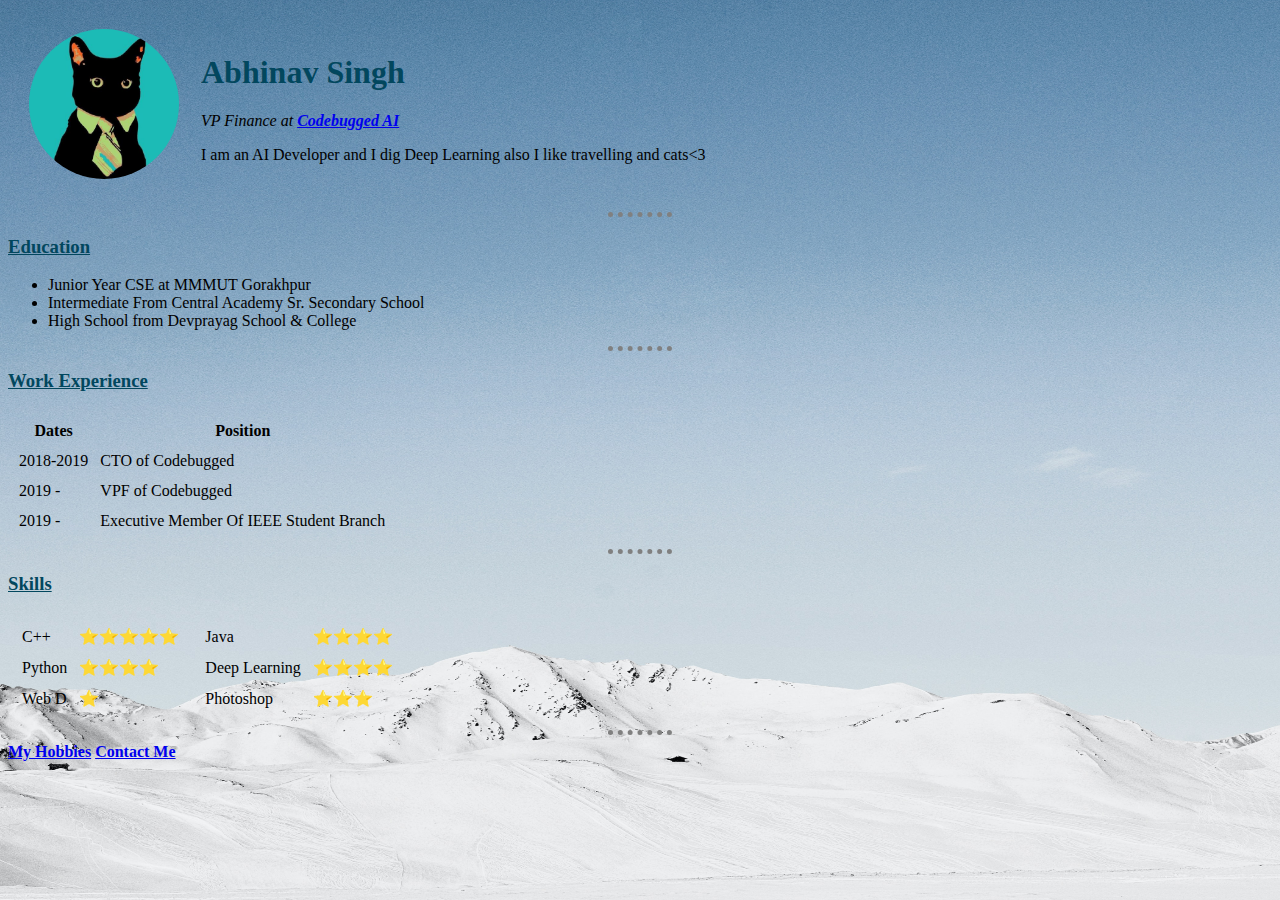
<file: index.html>
<!DOCTYPE html>
<html lang="en" dir="ltr">
<head>
  <meta charset="utf-8">
  <title>Abhinav's Personal Site</title>
  <link rel="stylesheet" href="styles.css">
</head>

<body>
  <table cellspacing="20">
    <tr>
      <td><img src="aks.jfif" alt="Avatar" width="150" height="150"></td>
      <td>
        <h1>Abhinav Singh</h1>
        <p><em>VP Finance at <strong><a href="https://codebugged.com/" target="_blank">Codebugged AI</a></strong></em></p>
        <p>I am an AI Developer and I dig Deep Learning also I like travelling and cats<3 </p>
      </td>
    </tr1>
  </table>
  <hr>
  <h3>Education</h3>
  <ul>
    <li>Junior Year CSE at MMMUT Gorakhpur</li>
    <li>Intermediate From Central Academy Sr. Secondary School</li>
    <li>High School from Devprayag School & College</li>
  </ul>
  <hr>
  <h3>Work Experience</h3>
  <table cellspacing="10">
    <thead>
      <tr>
        <th>Dates</th>
        <th>Position</th>
      </tr>

    </thead>
    <tbody>
      <tr>
        <td>2018-2019</td>
        <td>CTO of Codebugged</td>
      </tr>
      <tr>
        <td>2019 -</td>
        <td>VPF of Codebugged</td>
      </tr>
      <tr>
        <td>2019 -</td>
        <td>Executive Member Of IEEE Student Branch</td>
      </tr>
    </tbody>
  </table>
  <hr>
  <h3>Skills</h3>
  <table>
    <!-- Table in table -->
    <tr>
      <td>
        <table cellspacing="10">
          <tr>
            <td>C++ </td>
            <td>⭐⭐⭐⭐⭐</td>
          </tr>
          <tr>
            <td>Python </td>
            <td>⭐⭐⭐⭐</td>
          </tr>
          <tr>
            <td>Web D</td>
            <td>⭐</td>
          </tr>

        </table>
      </td>
      <td>
        <table cellspacing="10">
          <tr>
            <td>Java </td>
            <td>⭐⭐⭐⭐</td>
          </tr>
          <tr>
            <td>Deep Learning </td>
            <td>⭐⭐⭐⭐</td>
          </tr>
          <tr>
            <td>Photoshop</td>
            <td>⭐⭐⭐</td>
          </tr>
        </table>
      </td>
    </tr>
  </table>


  <hr>
  <a href="hobbies.html" target="_blank"><strong>My Hobbies</strong></a>
  <a href="contact.html" target="_blank"><strong>Contact Me</strong></a>


</body>

</html>
</file>
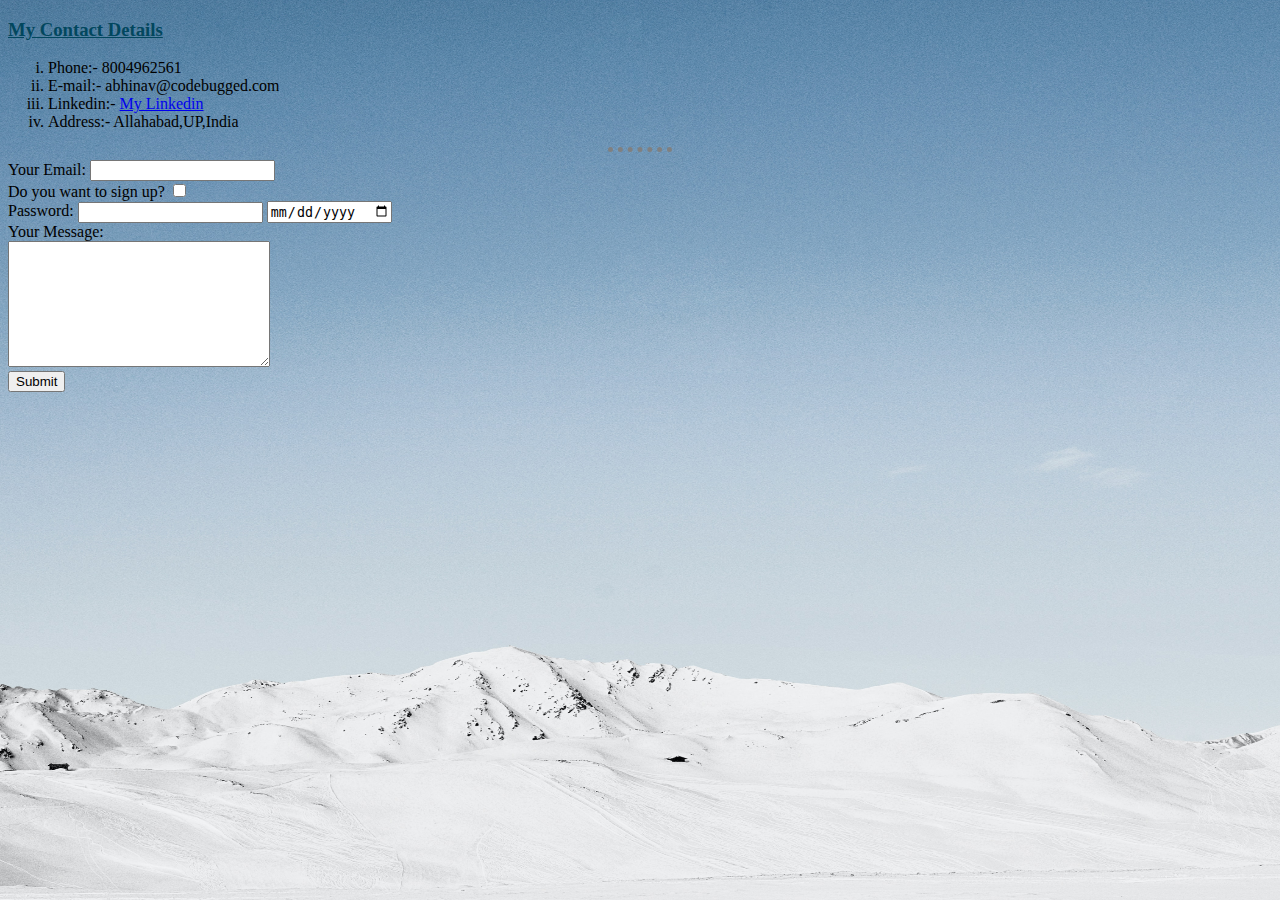
<file: contact.html>
<!DOCTYPE html>
<html lang="en" dir="ltr">

<head>
  <meta charset="utf-8">
  <title>Contact Me</title>
  <link rel="stylesheet" href="styles.css">
</head>

<body>
  <h3>My Contact Details</h3>
  <ol type="i">
    <li>Phone:- 8004962561</li>
    <li>E-mail:- abhinav@codebugged.com</li>
    <li>Linkedin:- <a href="https://www.linkedin.com/in/abhinavkrsingh774/" target="_blank">My Linkedin</a></li>
    <li>Address:- Allahabad,UP,India</li>
  </ol>
  <hr>
  <form  action="mailto:aks.singh774@gmail.com" method="post" enctype="text/plain"><!-- Action determines which page will open when data is submit -->
    <label for="">Your Email:</label>
    <input type="email" name="your email" value="">
    <br>
    <label for="">Do you want to sign up?</label>
    <input type="checkbox" name="Tick" value=""><br>
    <label for="">Password:</label>
    <input type="password" name="Entered Pass:-" value="">
    <input type="date" name="date" value=""><br>
    <label for="">Your Message:</label><br>
    <textarea name="your message" rows="8" cols="30"></textarea><br>
    <input type="submit" name="">



  </form>


</body>

</html>
</file>
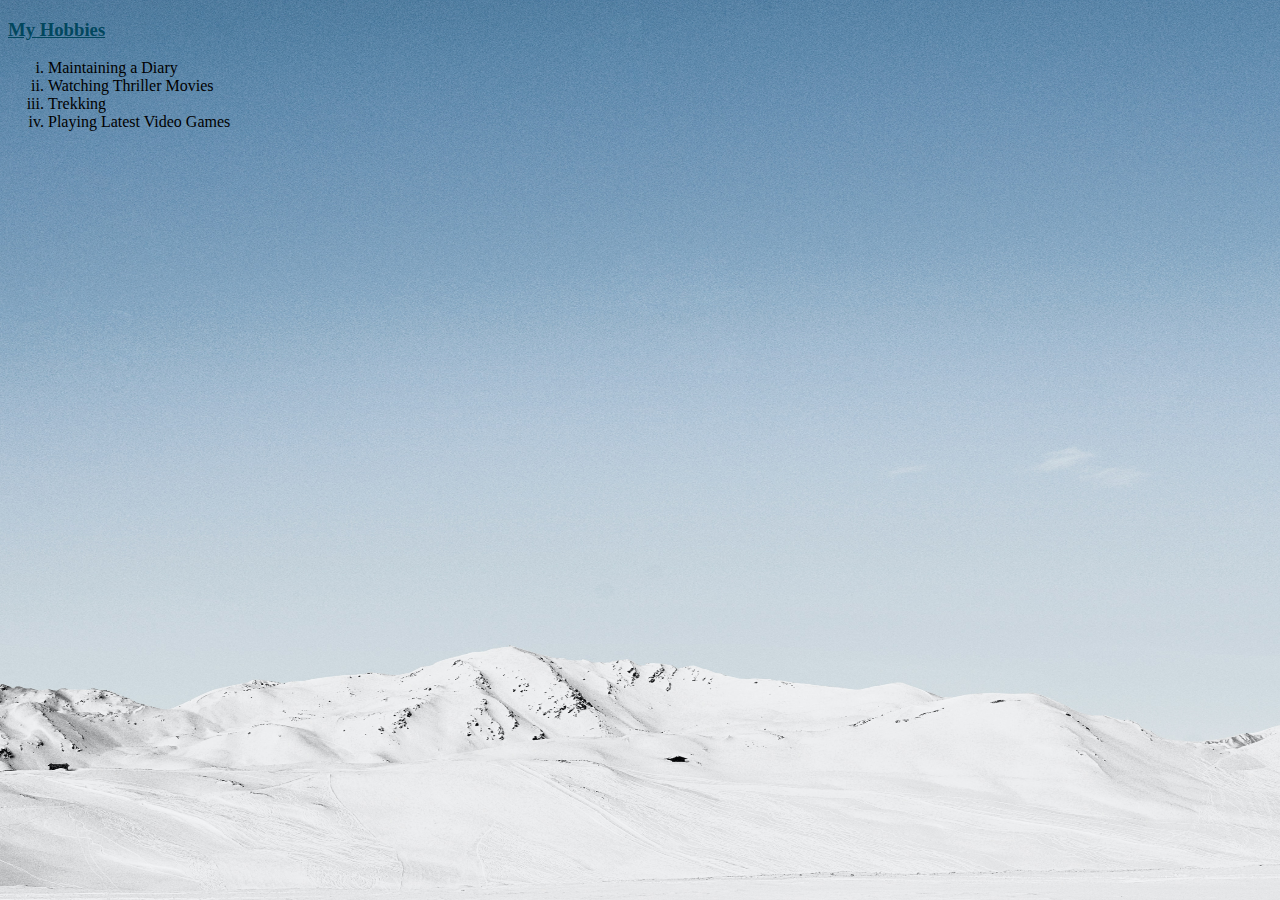
<file: hobbies.html>
<!DOCTYPE html>
<html lang="en" dir="ltr">
  <head>
    <meta charset="utf-8">
    <title>My Hobbies</title>
    <link rel="stylesheet" href="styles.css">
  </head>
  <body>
    <h3>My Hobbies</h3>
    <ol type="i">
      <li>Maintaining a Diary</li>
      <li>Watching Thriller Movies</li>
      <li>Trekking</li>
      <li>Playing Latest Video Games</li>
    </ol>

  </body>
</html>
</file>
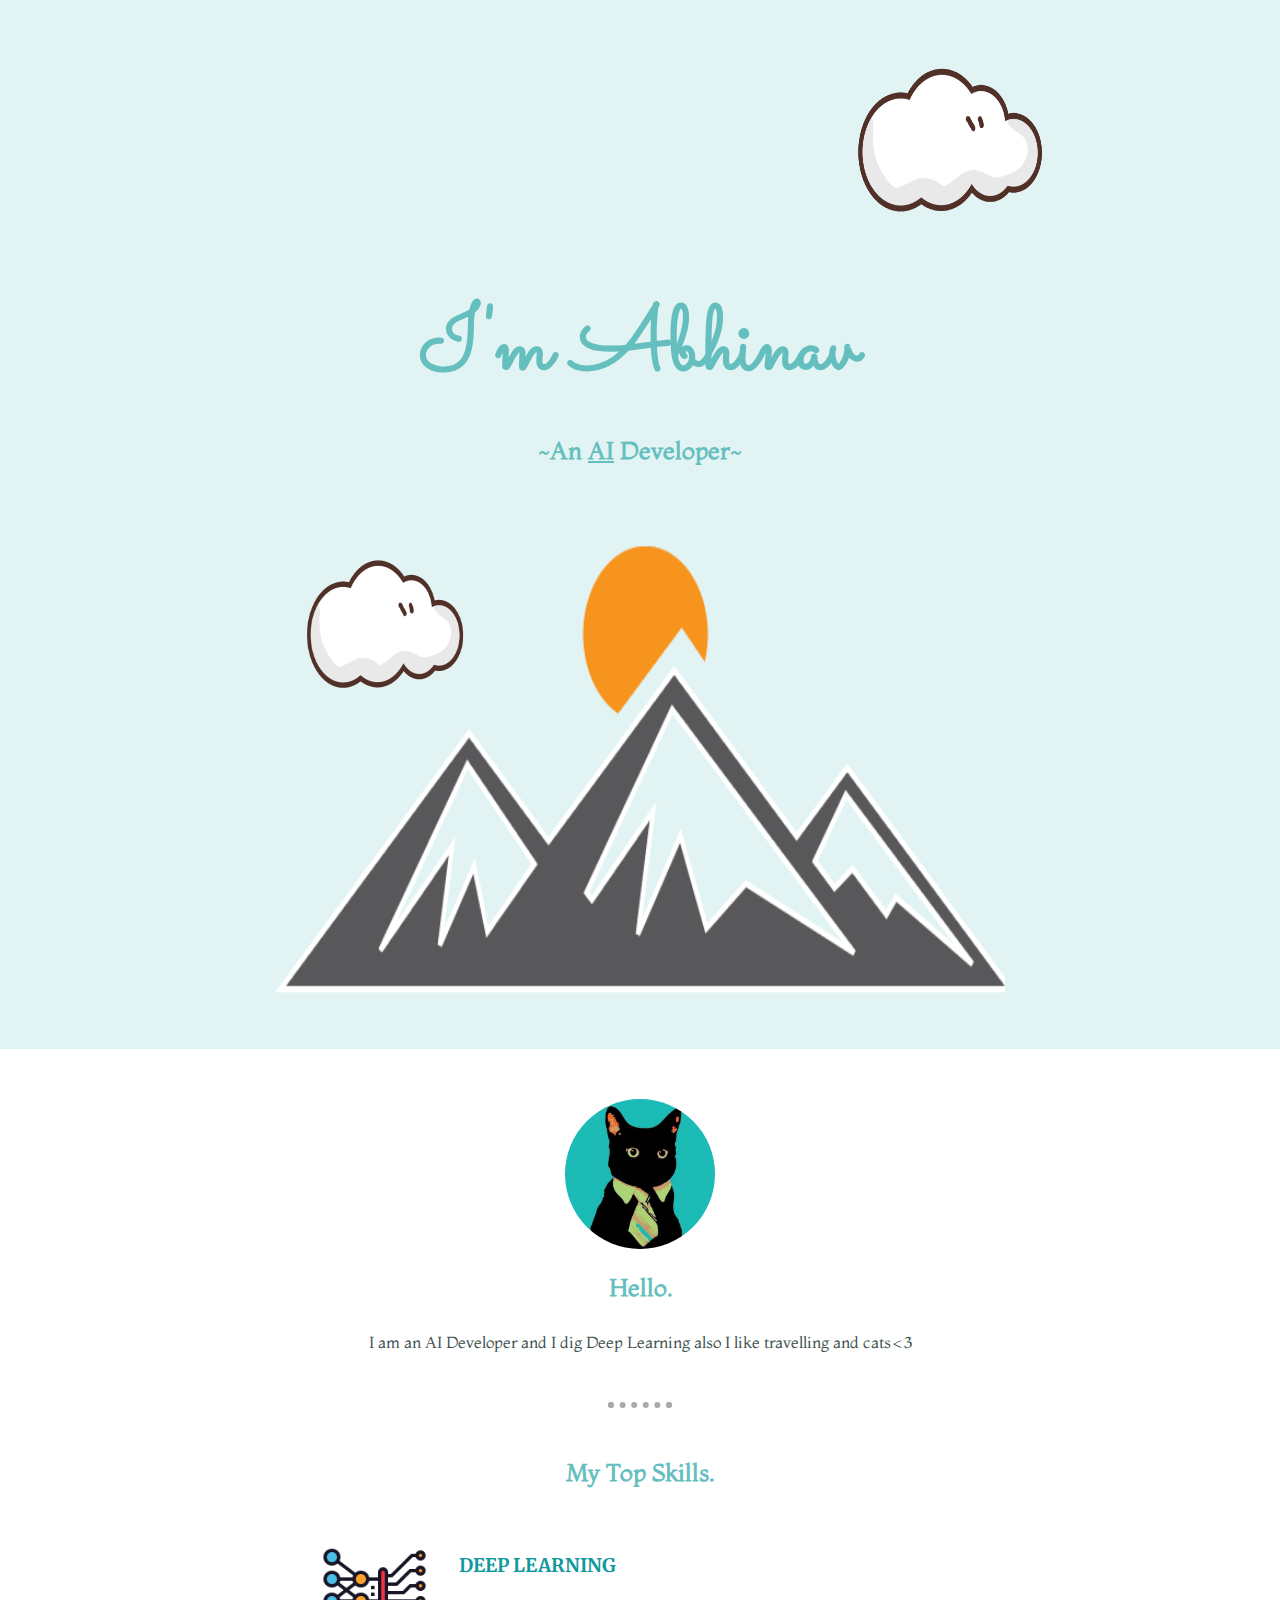
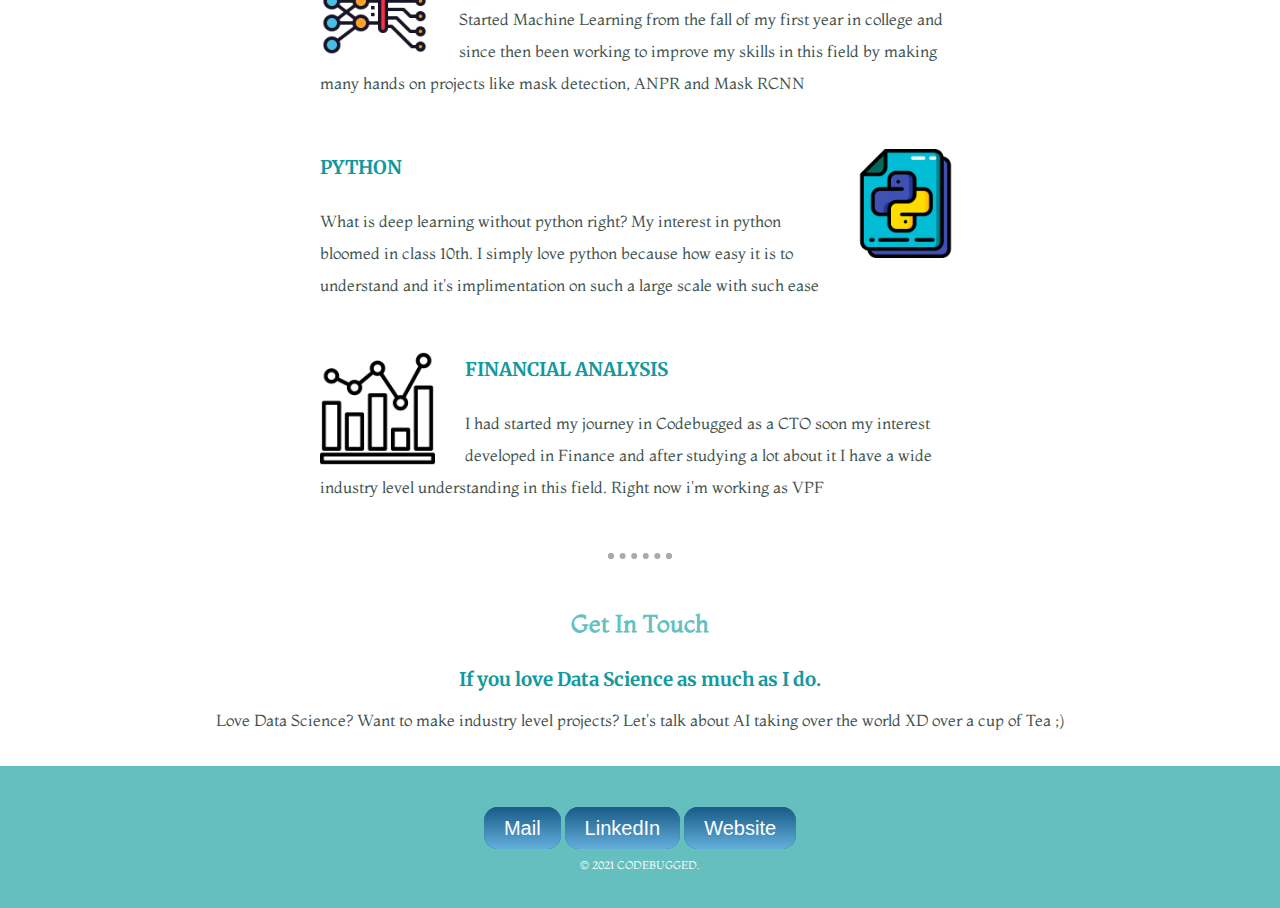
<file: mysite.html>
<!DOCTYPE html>
<html lang="en" dir="ltr">

<head>
  <meta charset="utf-8">
  <title>Abhinav Singh</title>
  <link rel="stylesheet" href="mysitestyles.css">
  <link rel="icon" href="favicon.ico">
  <link rel="preconnect" href="https://fonts.gstatic.com">
  <link href="https://fonts.googleapis.com/css2?family=Merriweather:wght@300&family=Montaga&family=Sacramento&display=swap" rel="stylesheet">
</head>

<body>
  <div class="top-container">
    <img class="top-cloud" src="cloud.png" alt="cloud-img" width="200" height="280">
    <h1>I'm Abhinav</h1>
    <h2>~An <span class="pro">AI</span> Developer~</h2>
    <img class="bottom-cloud" src="cloud.png" alt="cloud-img" width="170" height="250">
    <img src="mountain.png" alt="mountain-img" width="730" height="550">
  </div>
  <div class="middle-container">
    <div class="profile">
      <img class="profile" src="aks.jfif" alt="" width="150" height="150">
      <h2>Hello.</h2>
      <p>I am an AI Developer and I dig Deep Learning also I like travelling and cats<3 </p>
    </div>
    <hr>
    <div class="skills">
      <h2>My Top Skills.</h2>
      <div class="skill-row">
        <img class="deep-learn" src="deep-learning.png" alt="" >
        <H3>DEEP LEARNING</h3>
        <p>Started Machine Learning from the fall of my first year in college and since then been working to improve my skills in this field by making many hands on projects like mask detection, ANPR and Mask RCNN</p>
      </div>
      <div class="skill-row">
        <img class="python" src="python.png" alt="" >
        <h3>PYTHON</h3>
        <p>What is deep learning without python right? My interest in python bloomed in class 10th. I simply love python because how easy it is to understand and it's implimentation on such a large scale with such ease</p>
      </div>
      <div class="skill-row">
        <img class="finance" src="stats.png" alt="" >
        <h3>FINANCIAL ANALYSIS</h3>
        <p>I had started my journey in Codebugged as a CTO soon my interest developed in Finance and after studying a lot about it I have a wide industry level understanding in this field. Right now i'm working as VPF </p>
      </div>
    </div>
    <hr>
    <div class="contact-me">
      <h2>Get In Touch</h2>
      <h3>If you love Data Science as much as I do.</h3>
      <p>Love Data Science? Want to make industry level projects? Let's talk about AI taking over the world XD over a cup of Tea ;)</p>

    </div>
  </div>


  <div class="bottom-container">
    <a class="btn" href="mailto:abhinav@codebugged.com" target="_blank">Mail</a>
    <a class="btn1" href="https://www.linkedin.com/in/abhinavkrsingh774/" target="_blank">LinkedIn</a>
    <a class="btn2" href="https://www.codebugged.com/" target="_blank">Website</a>
    <p class="copyright">© 2021 CODEBUGGED.</p>
  </div>


</body>

</html>
</file>
<file: styles.css>
body {
  background-color: #a7d0cd;
  background-image: url("bg.jpg");
  background-size: 1920px 1080px;
}

hr {

  border-style: none;
  border-top-style: dotted;
  border-width: 5px;
  border-color: grey;
  width: 5%;
}

h3 {
  color: #02475e;
  text-decoration: underline;
}
h1{
  color: #02475e
}

img {
  border-radius: 80%;
}
</file>
<file: mysitestyles.css>
body{
  color: #40514E;
  margin: 0;
  text-align:center;
  font-family: 'Merriweather', serif;

}
h1{
  color: #66BFBF;
  font-size: 90px;
  margin: 0 auto 0 auto;
  font-family: 'Sacramento', cursive;
}
h2{
color:#66BFBF;
font-family: 'Montaga', serif;
font-size: 1.5rem;
padding-bottom: 10px;
}
h3{
color: #11999E;
font-family: 'Merriweather', serif;
}

.top-container{
  background-color: #e1f4f3;
  position:relative;
  margin: 0 0 50px 0 ;
}
.middle-container{
  padding-bottom: 20px;


}
.bottom-container{
  background-color: #66BFBF;
  padding-top: 4%;
  padding-bottom: 25px;

}
.pro{
  text-decoration: underline;
}
.bottom-cloud{
  position: absolute;
  left: 300px;
  bottom: 300px;

}
.top-cloud{
  position:relative;
  left: 310px;


}
.profile{
  border-radius: 50%;
}
p{
  font-family: 'Montaga', serif;
}
.skill-row{
  width: 50%;
    margin: 50px auto 50px auto;
    text-align: left;
    line-height: 2;
}
.python{
width: 17%;
float:right;
margin-left: 30px;

}
.finance{
width: 18%;
float: left;
margin-right: 30px;
}
.deep-learn{
  width: 17%;
  float: left;
  margin-right: 30px;
}
hr{
  border:dotted #aaaaaa 6px;
  border-bottom: none;
  width: 4%;
  margin: 50px auto;


}
.btn {
  background: #185b87;
  background-image: -webkit-linear-gradient(top, #185b87, #64aedb);
  background-image: -moz-linear-gradient(top, #185b87, #64aedb);
  background-image: -ms-linear-gradient(top, #185b87, #64aedb);
  background-image: -o-linear-gradient(top, #185b87, #64aedb);
  background-image: linear-gradient(to bottom, #185b87, #64aedb);
  -webkit-border-radius: 14;
  -moz-border-radius: 14;
  border-radius: 14px;
  font-family: Arial;
  color: #ffffff;
  font-size: 20px;
  padding: 10px 20px 10px 20px;
  text-decoration: none;
}

.btn:hover {
  background: #0eebeb;
  background-image: -webkit-linear-gradient(top, #0eebeb, #3497d9);
  background-image: -moz-linear-gradient(top, #0eebeb, #3497d9);
  background-image: -ms-linear-gradient(top, #0eebeb, #3497d9);
  background-image: -o-linear-gradient(top, #0eebeb, #3497d9);
  background-image: linear-gradient(to bottom, #0eebeb, #3497d9);
  text-decoration: none;
}
.btn1 {
  background: #185b87;
  background-image: -webkit-linear-gradient(top, #185b87, #64aedb);
  background-image: -moz-linear-gradient(top, #185b87, #64aedb);
  background-image: -ms-linear-gradient(top, #185b87, #64aedb);
  background-image: -o-linear-gradient(top, #185b87, #64aedb);
  background-image: linear-gradient(to bottom, #185b87, #64aedb);
  -webkit-border-radius: 14;
  -moz-border-radius: 14;
  border-radius: 14px;
  font-family: Arial;
  color: #ffffff;
  font-size: 20px;
  padding: 10px 20px 10px 20px;
  text-decoration: none;
}

.btn1:hover {
  background: #0eebeb;
  background-image: -webkit-linear-gradient(top, #0eebeb, #3497d9);
  background-image: -moz-linear-gradient(top, #0eebeb, #3497d9);
  background-image: -ms-linear-gradient(top, #0eebeb, #3497d9);
  background-image: -o-linear-gradient(top, #0eebeb, #3497d9);
  background-image: linear-gradient(to bottom, #0eebeb, #3497d9);
  text-decoration: none;
}
.btn2 {
  background: #185b87;
  background-image: -webkit-linear-gradient(top, #185b87, #64aedb);
  background-image: -moz-linear-gradient(top, #185b87, #64aedb);
  background-image: -ms-linear-gradient(top, #185b87, #64aedb);
  background-image: -o-linear-gradient(top, #185b87, #64aedb);
  background-image: linear-gradient(to bottom, #185b87, #64aedb);
  -webkit-border-radius: 14;
  -moz-border-radius: 14;
  border-radius: 14px;
  font-family: Arial;
  color: #ffffff;
  font-size: 20px;
  padding: 10px 20px 10px 20px;
  text-decoration: none;
}

.btn2:hover {
  background: #0eebeb;
  background-image: -webkit-linear-gradient(top, #0eebeb, #3497d9);
  background-image: -moz-linear-gradient(top, #0eebeb, #3497d9);
  background-image: -ms-linear-gradient(top, #0eebeb, #3497d9);
  background-image: -o-linear-gradient(top, #0eebeb, #3497d9);
  background-image: linear-gradient(to bottom, #0eebeb, #3497d9);
  text-decoration: none;
}
.copyright{
  padding-top: 7px;
  color: white;
  font-size: 0.7em;
}
</file>
